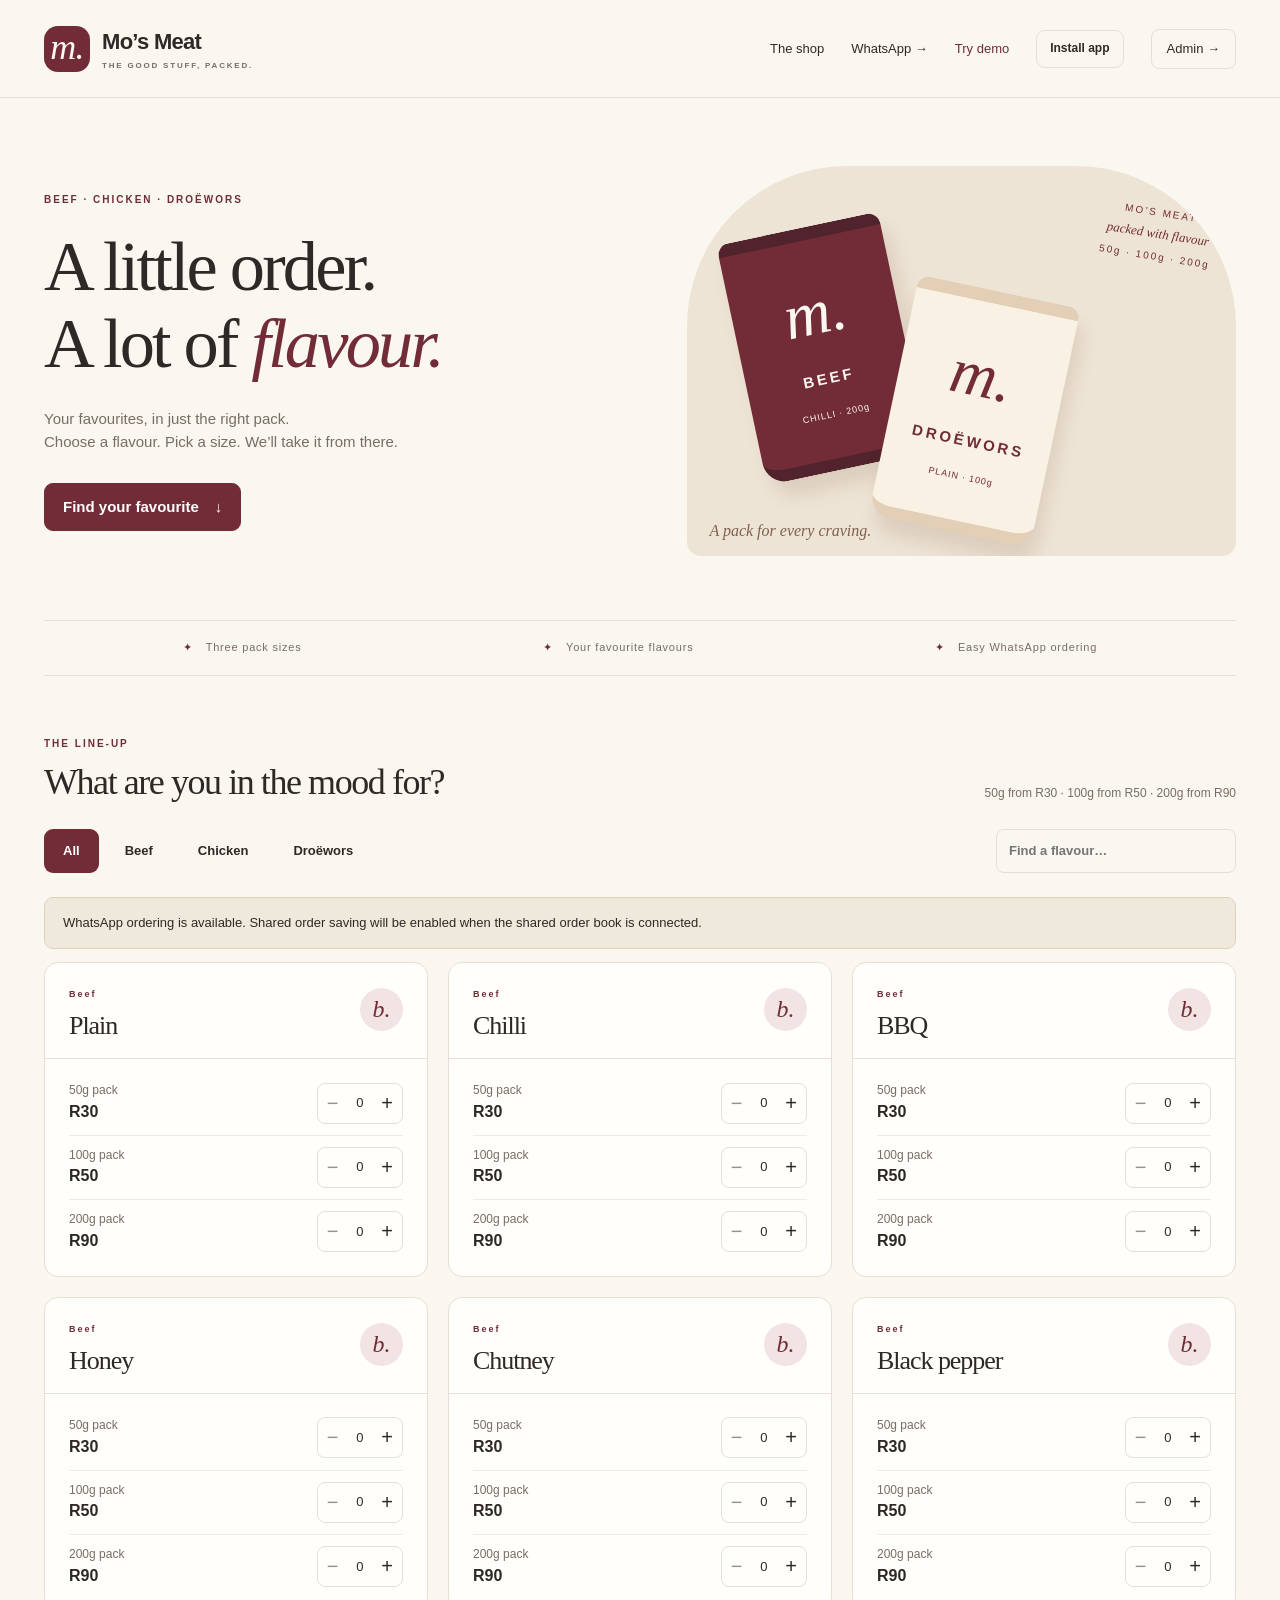
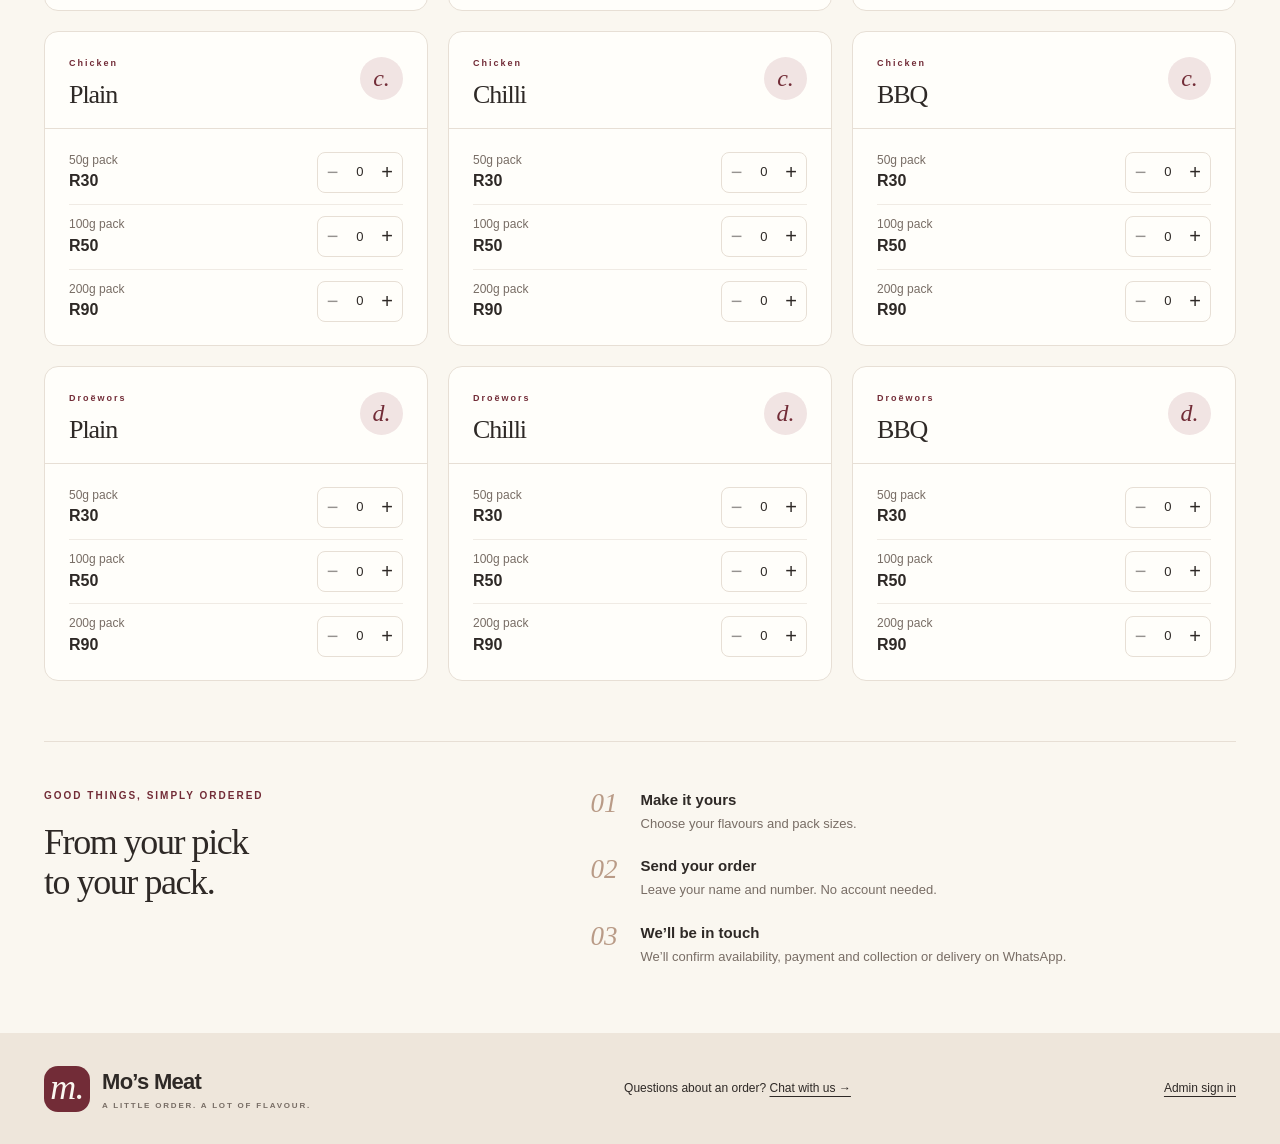
<file: index.html>
<!doctype html>
<html lang="en">
<head>
<meta charset="utf-8"><meta name="viewport" content="width=device-width, initial-scale=1, viewport-fit=cover">
<meta name="theme-color" content="#722c37"><link rel="manifest" href="./manifest.webmanifest"><link rel="apple-touch-icon" href="./icons/apple-touch-icon.png"><meta name="apple-mobile-web-app-capable" content="yes"><meta name="apple-mobile-web-app-status-bar-style" content="default"><meta name="apple-mobile-web-app-title" content="Mo’s Meat"><meta name="description" content="Order your favourite beef, chicken and droëwors from Mo’s Meat. Choose your flavour and pack size, then order online or on WhatsApp.">
<title>Mo’s Meat · A little order. A lot of flavour.</title>
<link rel="icon" href="./mark.svg" type="image/svg+xml"><link rel="stylesheet" href="./styles.css">
<script src="./config.js" defer></script><script src="./app.js" defer></script>
</head>
<body>
<a class="skip" href="#main">Skip to content</a>
<header class="site-header"><a class="brand" href="#shop" aria-label="Mo’s Meat home"><span class="brand-mark">m.</span><span>Mo’s Meat<small>THE GOOD STUFF, PACKED.</small></span></a><nav aria-label="Main navigation"><a href="#shop" class="shop-link">The shop</a><a id="contactLink" href="https://wa.me/27827702275" target="_blank" rel="noopener">WhatsApp →</a><a href="#demo" class="demo-link">Try demo</a><button id="installApp" class="install-button" type="button">Install app</button><a class="admin-link" href="#admin">Admin <span aria-hidden="true">→</span></a></nav></header>
<div id="demoBanner" class="demo-banner" hidden><div><strong>TEST MODE · Test Customer</strong><span>Sample orders stay on this device. No real orders, messages or analytics.</span></div><div class="actions"><a class="button" href="#demo">Customer view</a><a class="button" href="#demo-admin">Test order book</a><button id="resetDemo">Reset demo</button><a class="button" href="#shop" data-exit-demo>Exit demo</a></div></div><main id="main">
<section id="shopView">
<div class="hero"><div><div class="eyebrow">BEEF · CHICKEN · DROËWORS</div><h1>A little order.<br>A lot of <em>flavour.</em></h1><p>Your favourites, in just the right pack.<br>Choose a flavour. Pick a size. We’ll take it from there.</p><a class="button primary" href="#products">Find your favourite <span>↓</span></a></div><div class="hero-art" aria-hidden="true"><div class="stamp">MO’S MEAT<br><i>packed with flavour</i><br>50g · 100g · 200g</div><div class="packet p1"><span>m.</span><b>BEEF</b><small>CHILLI · 200g</small></div><div class="packet p2"><span>m.</span><b>DROËWORS</b><small>PLAIN · 100g</small></div><div class="art-note">A pack for every craving.</div></div></div>
<div class="benefit-strip"><span>Three pack sizes</span><span>Your favourite flavours</span><span>Easy WhatsApp ordering</span></div>
<section id="products" class="catalogue"><div class="section-title"><div><div class="eyebrow">THE LINE-UP</div><h2>What are you in the mood for?</h2></div><p id="shopPriceSummary">50g from R30 · 100g from R50 · 200g from R90</p></div><div class="catalogue-tools"><div id="categoryFilters" class="tabs" aria-label="Filter products"></div><label class="search"><span class="sr-only">Search products and flavours</span><input id="productSearch" type="search" placeholder="Find a flavour…" maxlength="100"></label></div><p id="shopStatus" class="notice" role="status" hidden></p><div id="productGrid" class="product-grid"></div></section>
<section class="how"><div><div class="eyebrow">GOOD THINGS, SIMPLY ORDERED</div><h2>From your pick<br>to your pack.</h2></div><ol><li><b>01</b><div><strong>Make it yours</strong><p>Choose your flavours and pack sizes.</p></div></li><li><b>02</b><div><strong>Send your order</strong><p>Leave your name and number. No account needed.</p></div></li><li><b>03</b><div><strong>We’ll be in touch</strong><p>We’ll confirm availability, payment and collection or delivery on WhatsApp.</p></div></li></ol></section>
</section>
<section id="adminView" class="admin-view" hidden>
<div id="loginPanel" class="login-panel"><div class="eyebrow">THE BUSINESS SIDE</div><h1>Your order book.</h1><p>Sign in to manage products, prices, orders and packing.</p><div id="connectionNotice" class="notice" hidden></div><form id="loginForm"><label>Email<input id="loginEmail" type="email" required autocomplete="username" maxlength="254"></label><label>Password<input id="loginPassword" type="password" required autocomplete="current-password"></label><button class="button primary" type="submit">Sign in →</button><p id="loginError" class="error" role="alert"></p></form><p class="muted">Your admin account is created during setup. Customers can order without signing in.</p><a class="button" href="#demo-admin">Try the test order book →</a><p><a href="./setup.html">First-time setup & hosting instructions →</a></p></div>
<div id="adminDashboard" hidden><div class="admin-heading"><div><div class="eyebrow">MO’S MEAT · ORDER BOOK</div><h1>Everything in good order.</h1><p id="syncStatus" class="muted" role="status">Loading shared order book…</p></div><div class="actions"><button id="enableNotifications">Enable order alerts</button><button id="refreshAdmin">↻ Refresh</button><button id="logout">Sign out</button></div></div><nav id="adminTabs" class="tabs admin-tabs" aria-label="Order book sections"><button data-tab="orders" class="active">Orders</button><button data-tab="packing">Packing</button><button data-tab="customers">Customers</button><button data-tab="analytics">Analytics</button><button data-tab="products">Products & prices</button><button data-tab="backup">Backup</button><button data-tab="notifications">Order alerts</button></nav>
<div id="adminError" class="notice error" hidden role="alert"></div>
<div class="admin-controls"><label>Month<input id="adminMonth" type="month"></label><label class="check"><input id="allMonths" type="checkbox"> All months</label><label class="search"><span class="sr-only">Search orders</span><input id="orderSearch" type="search" placeholder="Customer, phone or reference…"></label><select id="paymentFilter" aria-label="Payment filter"><option value="all">All payments</option><option value="due">Outstanding</option><option value="paid">Paid</option></select><button id="newOrder" class="primary">＋ New order</button></div>
<div id="metrics" class="metrics"></div><div id="adminContent"></div></div>
</section>
</main>
<footer><a class="brand" href="#shop"><span class="brand-mark">m.</span><span>Mo’s Meat<small>A LITTLE ORDER. A LOT OF FLAVOUR.</small></span></a><p>Questions about an order? <a href="https://wa.me/27827702275" target="_blank" rel="noopener">Chat with us →</a></p><a href="#admin">Admin sign in</a></footer>
<button id="cartBar" class="cart-bar" hidden><span><b id="cartCount">0 packs</b><small>Review your order</small></span><strong id="cartValue">R0 <span>→</span></strong></button>
<dialog id="cartDialog" aria-labelledby="cartTitle"><div class="dialog-head"><div><div class="eyebrow">YOUR PICKS</div><h2 id="cartTitle">A bag of good things.</h2></div><button data-close="cartDialog" class="close" aria-label="Close basket">×</button></div><div class="dialog-body"><div id="cartLines"></div><div class="cart-total"><span>Order total</span><strong id="checkoutTotal"></strong></div><p class="muted">Payment and collection or delivery are confirmed on WhatsApp. No online payment is taken here.</p><form id="checkoutForm"><label>Your name<input id="checkoutName" required maxlength="80" autocomplete="name"></label><label>WhatsApp number<input id="checkoutPhone" type="tel" inputmode="tel" required maxlength="25" autocomplete="tel" placeholder="e.g. 082 123 4567"></label><label>Notes (optional)<textarea id="checkoutNotes" maxlength="1000" rows="2" placeholder="Collection or delivery preferences…"></textarea></label><div class="honeypot" aria-hidden="true"><label>Leave empty<input id="website" tabindex="-1" autocomplete="off"></label></div><p id="checkoutError" class="error" role="alert"></p><button id="checkoutSubmit" type="submit" class="button primary full">Place order →</button><p id="checkoutMode" class="muted"></p></form></div></dialog>
<dialog id="successDialog" aria-labelledby="successTitle"><div class="dialog-head"><h2 id="successTitle">Your order is in.</h2><button data-close="successDialog" class="close" aria-label="Close confirmation">×</button></div><div class="dialog-body"><div class="success-mark">✓</div><p id="successMessage"></p><a id="whatsappOrder" class="button primary full" target="_blank" rel="noopener">Continue on WhatsApp →</a><p class="muted" id="successHelp"></p><button data-close="successDialog" class="full">Back to the shop</button></div></dialog>
<dialog id="productDialog" aria-labelledby="productTitle"><form id="productForm"><div class="dialog-head"><h2 id="productTitle">New product</h2><button type="button" data-close="productDialog" class="close" aria-label="Close product">×</button></div><div class="dialog-body"><input id="productId" type="hidden"><div class="field-row"><label>Product / category<input id="productCategory" required maxlength="40" placeholder="e.g. Beef"></label><label>Flavour<input id="productName" required maxlength="60" placeholder="e.g. Chilli"></label></div><label>Description (optional)<textarea id="productDescription" maxlength="200" rows="2"></textarea></label><p>Set the selling price per pack in Rand. Leave a size blank to make it unavailable.</p><div class="price-fields"><label>50g (R)<input id="productPrice50" type="number" inputmode="decimal" min="0.01" max="100000" step="0.01" placeholder="30"></label><label>100g (R)<input id="productPrice100" type="number" inputmode="decimal" min="0.01" max="100000" step="0.01" placeholder="50"></label><label>200g (R)<input id="productPrice200" type="number" inputmode="decimal" min="0.01" max="100000" step="0.01" placeholder="90"></label></div><label class="check"><input id="productActive" type="checkbox" checked> Available in the customer shop</label><p id="productError" role="alert" class="error"></p><button class="primary full" type="submit">Save product</button></div></form></dialog>
<dialog id="orderDialog" aria-labelledby="orderTitle"><form id="orderForm"><div class="dialog-head"><h2 id="orderTitle">New order</h2><button type="button" data-close="orderDialog" class="close" aria-label="Close order">×</button></div><div class="dialog-body"><input id="editOrderId" type="hidden"><div class="field-row"><label>Customer<input id="editCustomer" required maxlength="80" list="customerNames"></label><label>Phone (optional)<input id="editPhone" type="tel" maxlength="25"></label></div><datalist id="customerNames"></datalist><div class="field-row"><label>Order date<input id="editDate" type="date" required min="1900-01-01" max="9999-12-31"></label><label class="check"><input id="editPaid" type="checkbox"> Paid</label></div><label class="check"><input id="editFulfilled" type="checkbox"> Packed / fulfilled</label><div id="editLines"></div><div class="add-line"><select id="addLineProduct" aria-label="Product to add"></select><select id="addLineSize" aria-label="Pack size to add"></select><button id="addOrderLine" type="button">＋ Add line</button></div><p class="muted">Saved lines retain their original prices. New lines use current catalogue prices.</p><div class="cart-total"><span>Total</span><strong id="editTotal"></strong></div><label>Notes<textarea id="editNotes" maxlength="5000" rows="2"></textarea></label><p id="orderError" class="error" role="alert"></p><button type="submit" class="primary full">Save order</button></div></form></dialog>
<dialog id="confirmDialog" aria-labelledby="confirmTitle"><div class="dialog-head"><h2 id="confirmTitle">Confirm</h2><button data-close="confirmDialog" class="close" aria-label="Cancel">×</button></div><div class="dialog-body"><p id="confirmMessage"></p><div class="actions"><button id="confirmYes" class="primary">Confirm</button><button data-close="confirmDialog">Cancel</button></div></div></dialog>
<dialog id="installDialog" aria-labelledby="installTitle"><div class="dialog-head"><h2 id="installTitle">Mo’s Meat, on your home screen.</h2><button data-close="installDialog" class="close" aria-label="Close install instructions">×</button></div><div class="dialog-body"><p id="installMessage"></p><p>The installed app uses the same website, catalogue and order book. You can browse the saved app screen offline; live prices and orders need an internet connection.</p><button data-close="installDialog" class="primary full">Got it</button></div></dialog><input type="file" id="backupFile" accept=".json,application/json" hidden><div id="toast" role="status" hidden></div>
<noscript><p class="notice">Please enable JavaScript to browse products and use the order book.</p></noscript>
</body></html>
</file>
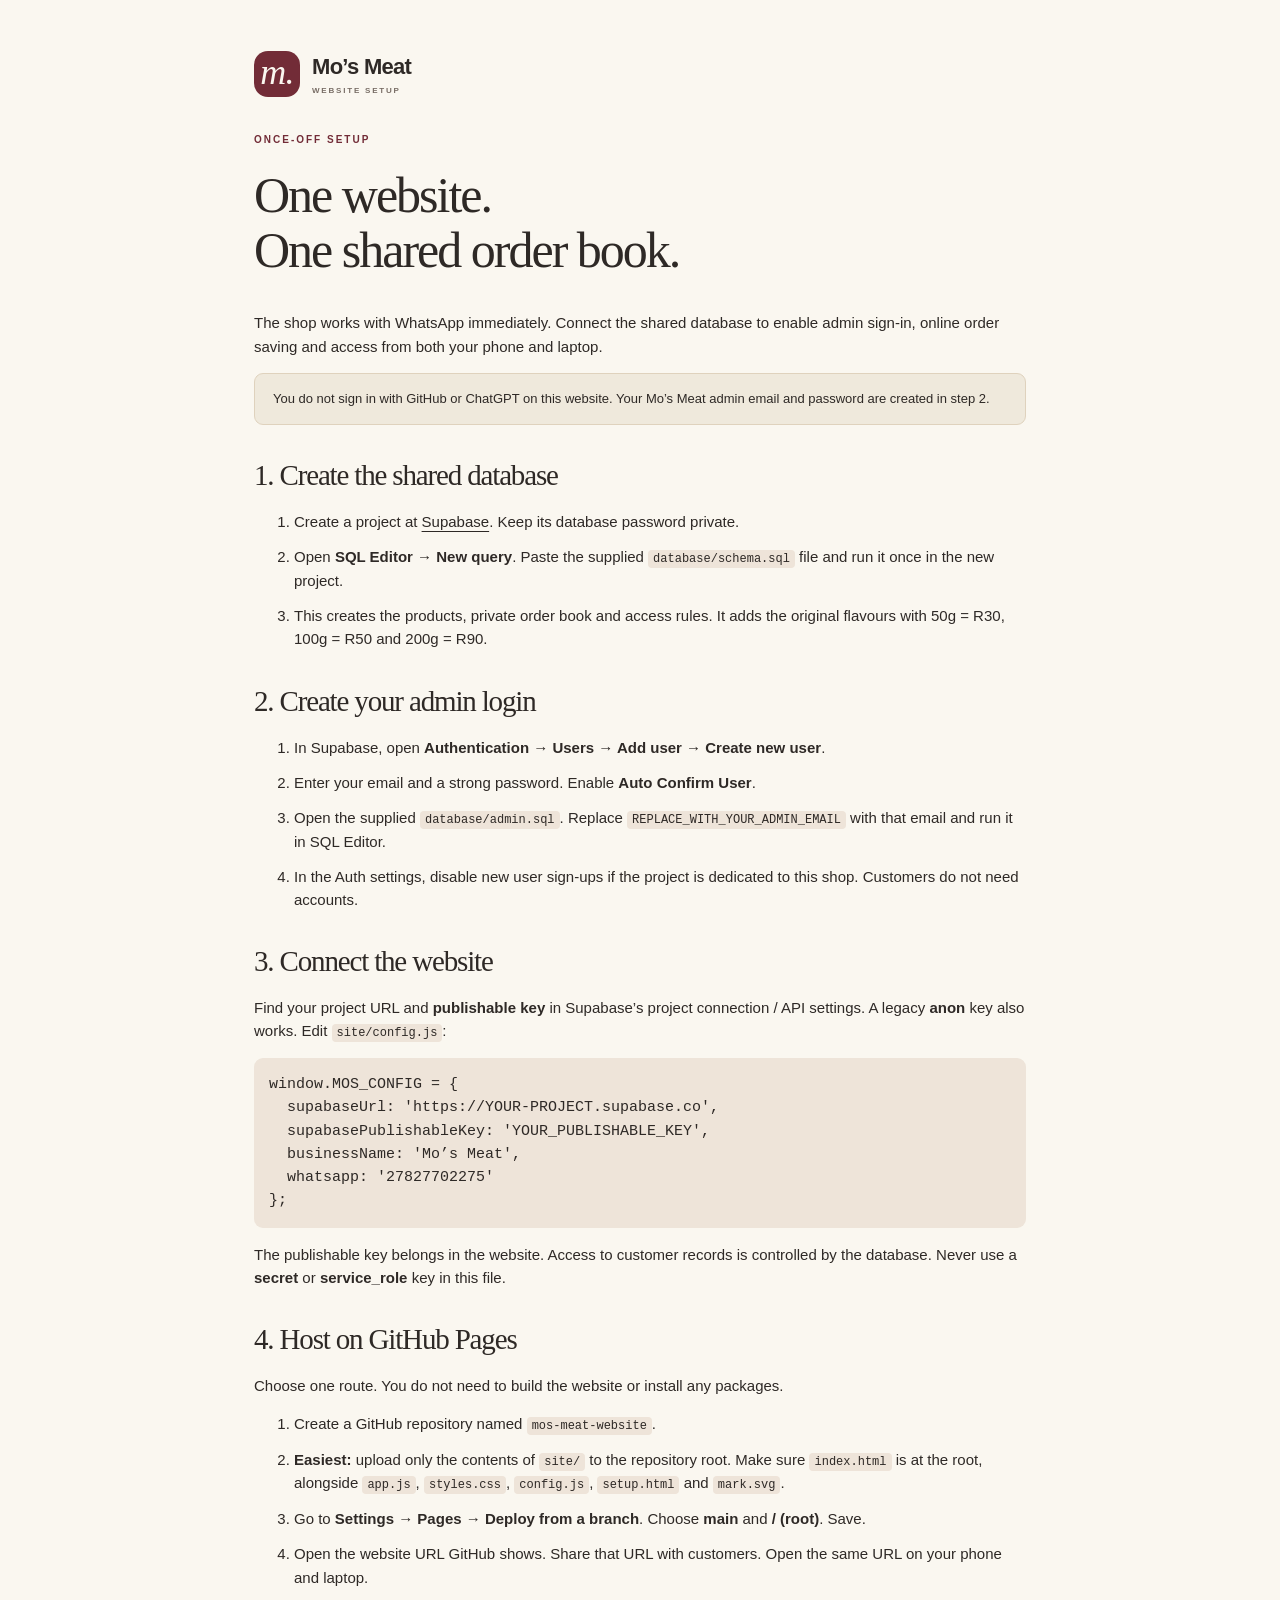
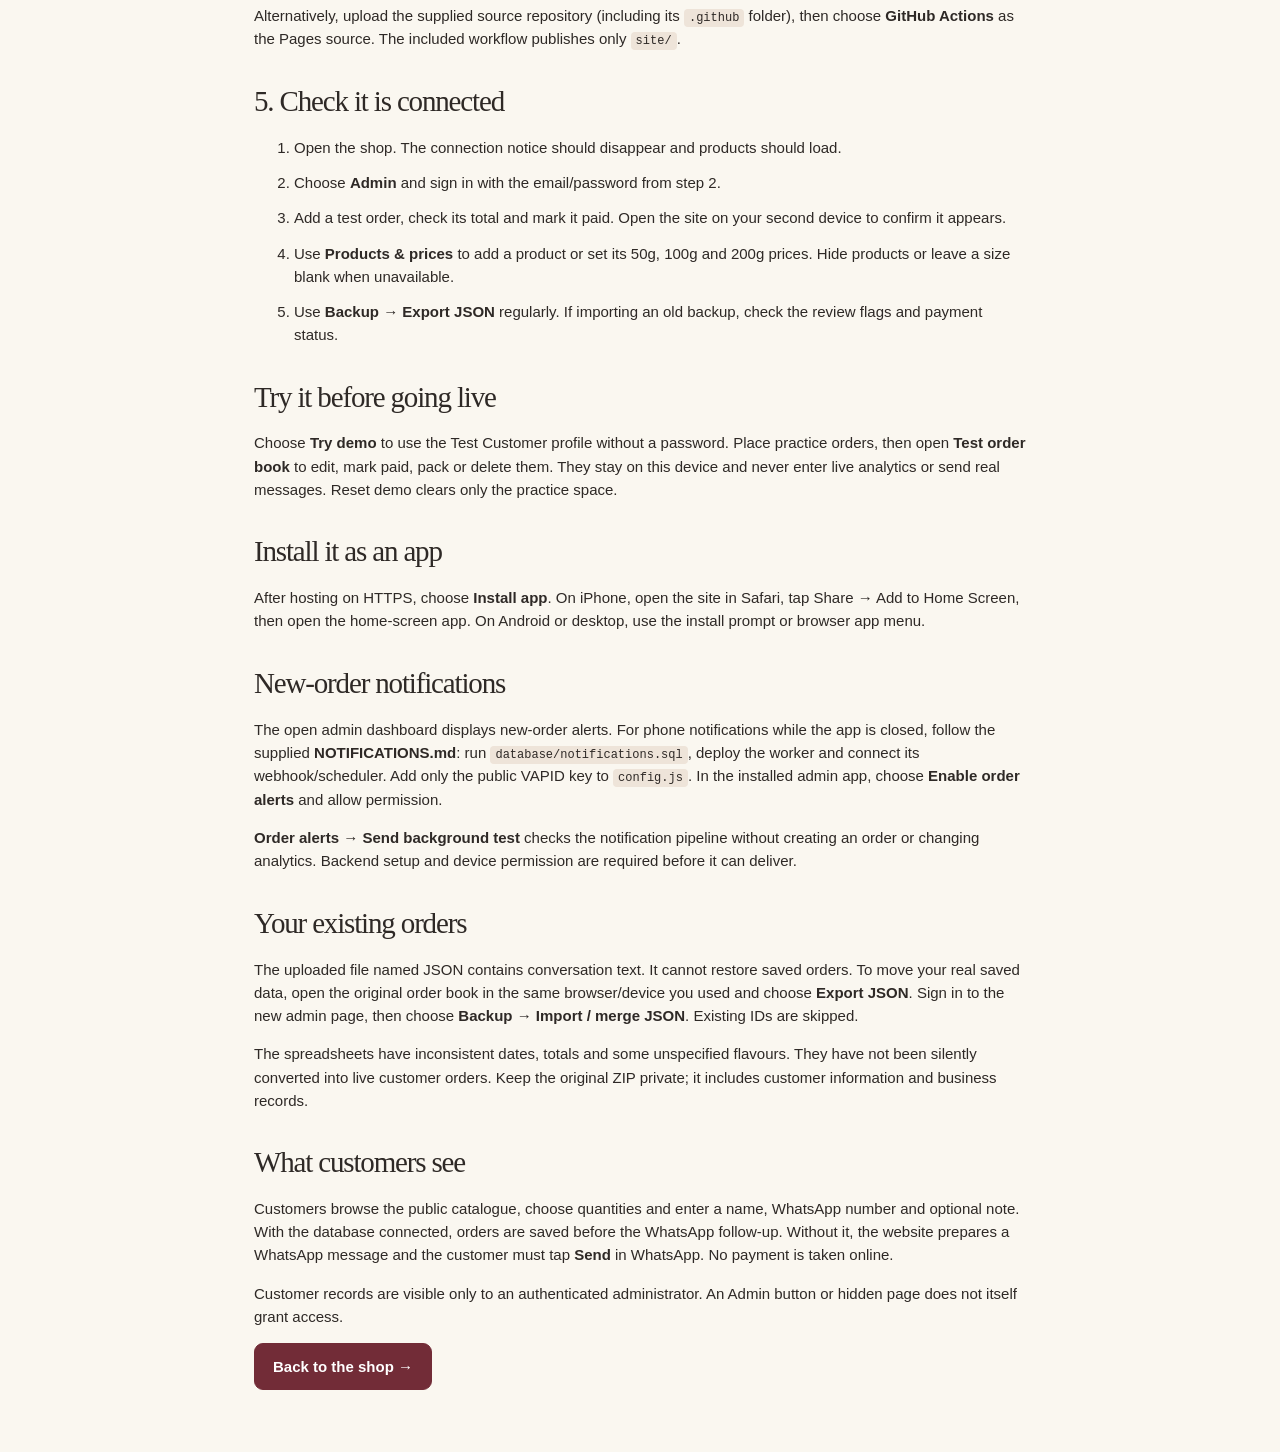
<file: setup.html>
<!doctype html><html lang="en"><head><meta charset="utf-8"><meta name="viewport" content="width=device-width,initial-scale=1"><title>Set up Mo’s Meat</title><link rel="stylesheet" href="./styles.css"><link rel="icon" href="./mark.svg"></head><body><main class="setup"><a class="brand" href="./index.html"><span class="brand-mark">m.</span><span>Mo’s Meat<small>WEBSITE SETUP</small></span></a><div style="height:35px"></div><div class="eyebrow">ONCE-OFF SETUP</div><h1>One website.<br>One shared order book.</h1><p>The shop works with WhatsApp immediately. Connect the shared database to enable admin sign-in, online order saving and access from both your phone and laptop.</p><div class="notice">You do not sign in with GitHub or ChatGPT on this website. Your Mo’s Meat admin email and password are created in step 2.</div><h2>1. Create the shared database</h2><ol><li>Create a project at <a href="https://supabase.com/dashboard" target="_blank" rel="noopener">Supabase</a>. Keep its database password private.</li><li>Open <b>SQL Editor → New query</b>. Paste the supplied <code>database/schema.sql</code> file and run it once in the new project.</li><li>This creates the products, private order book and access rules. It adds the original flavours with 50g = R30, 100g = R50 and 200g = R90.</li></ol><h2>2. Create your admin login</h2><ol><li>In Supabase, open <b>Authentication → Users → Add user → Create new user</b>.</li><li>Enter your email and a strong password. Enable <b>Auto Confirm User</b>.</li><li>Open the supplied <code>database/admin.sql</code>. Replace <code>REPLACE_WITH_YOUR_ADMIN_EMAIL</code> with that email and run it in SQL Editor.</li><li>In the Auth settings, disable new user sign-ups if the project is dedicated to this shop. Customers do not need accounts.</li></ol><h2>3. Connect the website</h2><p>Find your project URL and <b>publishable key</b> in Supabase’s project connection / API settings. A legacy <b>anon</b> key also works. Edit <code>site/config.js</code>:</p><pre>window.MOS_CONFIG = {
  supabaseUrl: 'https://YOUR-PROJECT.supabase.co',
  supabasePublishableKey: 'YOUR_PUBLISHABLE_KEY',
  businessName: 'Mo’s Meat',
  whatsapp: '27827702275'
};</pre><p>The publishable key belongs in the website. Access to customer records is controlled by the database. Never use a <b>secret</b> or <b>service_role</b> key in this file.</p><h2>4. Host on GitHub Pages</h2><p>Choose one route. You do not need to build the website or install any packages.</p><ol><li>Create a GitHub repository named <code>mos-meat-website</code>.</li><li><b>Easiest:</b> upload only the contents of <code>site/</code> to the repository root. Make sure <code>index.html</code> is at the root, alongside <code>app.js</code>, <code>styles.css</code>, <code>config.js</code>, <code>setup.html</code> and <code>mark.svg</code>.</li><li>Go to <b>Settings → Pages → Deploy from a branch</b>. Choose <b>main</b> and <b>/ (root)</b>. Save.</li><li>Open the website URL GitHub shows. Share that URL with customers. Open the same URL on your phone and laptop.</li></ol><p>Alternatively, upload the supplied source repository (including its <code>.github</code> folder), then choose <b>GitHub Actions</b> as the Pages source. The included workflow publishes only <code>site/</code>.</p><h2>5. Check it is connected</h2><ol><li>Open the shop. The connection notice should disappear and products should load.</li><li>Choose <b>Admin</b> and sign in with the email/password from step 2.</li><li>Add a test order, check its total and mark it paid. Open the site on your second device to confirm it appears.</li><li>Use <b>Products & prices</b> to add a product or set its 50g, 100g and 200g prices. Hide products or leave a size blank when unavailable.</li><li>Use <b>Backup → Export JSON</b> regularly. If importing an old backup, check the review flags and payment status.</li></ol><h2>Try it before going live</h2><p>Choose <b>Try demo</b> to use the Test Customer profile without a password. Place practice orders, then open <b>Test order book</b> to edit, mark paid, pack or delete them. They stay on this device and never enter live analytics or send real messages. Reset demo clears only the practice space.</p><h2>Install it as an app</h2><p>After hosting on HTTPS, choose <b>Install app</b>. On iPhone, open the site in Safari, tap Share → Add to Home Screen, then open the home-screen app. On Android or desktop, use the install prompt or browser app menu.</p><h2>New-order notifications</h2><p>The open admin dashboard displays new-order alerts. For phone notifications while the app is closed, follow the supplied <b>NOTIFICATIONS.md</b>: run <code>database/notifications.sql</code>, deploy the worker and connect its webhook/scheduler. Add only the public VAPID key to <code>config.js</code>. In the installed admin app, choose <b>Enable order alerts</b> and allow permission.</p><p><b>Order alerts → Send background test</b> checks the notification pipeline without creating an order or changing analytics. Backend setup and device permission are required before it can deliver.</p><h2>Your existing orders</h2><p>The uploaded file named JSON contains conversation text. It cannot restore saved orders. To move your real saved data, open the original order book in the same browser/device you used and choose <b>Export JSON</b>. Sign in to the new admin page, then choose <b>Backup → Import / merge JSON</b>. Existing IDs are skipped.</p><p>The spreadsheets have inconsistent dates, totals and some unspecified flavours. They have not been silently converted into live customer orders. Keep the original ZIP private; it includes customer information and business records.</p><h2>What customers see</h2><p>Customers browse the public catalogue, choose quantities and enter a name, WhatsApp number and optional note. With the database connected, orders are saved before the WhatsApp follow-up. Without it, the website prepares a WhatsApp message and the customer must tap <b>Send</b> in WhatsApp. No payment is taken online.</p><p>Customer records are visible only to an authenticated administrator. An Admin button or hidden page does not itself grant access.</p><p><a class="button primary" href="./index.html">Back to the shop →</a></p></main></body></html>
</file>
<file: styles.css>
:root{--cream:#faf7f0;--paper:#fffefa;--ink:#2e2926;--muted:#786d65;--wine:#722c37;--wine-light:#f1e4e3;--line:#e7dfd5;--green:#38634b;--serif:Georgia,'Times New Roman',serif}*{box-sizing:border-box}html{scroll-behavior:smooth;scroll-padding-top:30px}body{margin:0;background:var(--cream);color:var(--ink);font:15px/1.55 -apple-system,BlinkMacSystemFont,'Segoe UI',sans-serif}button,input,select,textarea{font:inherit}a{color:inherit;text-underline-offset:4px}button,.button{border:1px solid var(--line);background:var(--paper);color:var(--ink);padding:11px 18px;border-radius:9px;min-height:44px;font-weight:600;cursor:pointer;text-decoration:none;display:inline-flex;align-items:center;justify-content:center;gap:16px}button:hover,.button:hover{filter:brightness(.96)}button:disabled{opacity:.5;cursor:wait}.primary{background:var(--wine);color:white;border-color:var(--wine)}input,select,textarea{width:100%;padding:11px 12px;border:1px solid var(--line);background:var(--paper);color:var(--ink);border-radius:8px;min-height:44px}textarea{resize:vertical}input[type=checkbox]{width:19px;min-height:19px;accent-color:var(--wine)}input:focus,select:focus,textarea:focus,button:focus-visible,a:focus-visible{outline:3px solid #c78e83;outline-offset:3px}label{display:grid;gap:6px;font-size:13px;font-weight:600;margin-bottom:16px}h1,h2,h3,p{margin-top:0}h1,h2,h3{font-family:var(--serif);font-weight:400;line-height:1.1;letter-spacing:-.04em}h1{font-size:clamp(42px,5.5vw,76px)}h2{font-size:36px;margin-bottom:18px}h3{font-size:26px}.eyebrow{font-size:10px;font-weight:750;letter-spacing:2px;color:var(--wine);margin-bottom:20px}.muted,small{color:var(--muted)}small{font-size:12px}strong{font-weight:650}.site-header{max-width:1280px;margin:auto;padding:25px 44px;display:flex;align-items:center;justify-content:space-between;border-bottom:1px solid var(--line)}.brand{display:flex;align-items:center;gap:12px;text-decoration:none;font-size:22px;font-weight:650;letter-spacing:-.7px}.brand-mark{height:46px;width:46px;border-radius:14px;background:var(--wine);color:var(--cream);font:italic 36px var(--serif);display:grid;place-items:center;padding-bottom:6px}.brand small{display:block;font-size:8px;font-weight:600;letter-spacing:1.8px;margin-top:1px}.site-header nav{display:flex;gap:27px;align-items:center;font-size:13px}.site-header nav a{text-decoration:none}.admin-link{border:1px solid var(--line);padding:9px 15px;border-radius:8px}main{max-width:1192px;margin:auto}.hero{display:grid;grid-template-columns:1.1fr 1fr;align-items:center;gap:40px;padding:68px 0 64px}.hero h1{margin-bottom:24px}.hero h1 em{color:var(--wine);font-weight:400}.hero p{color:var(--muted);margin-bottom:30px}.hero-art{height:390px;background:#eee4d5;border-radius:160px 160px 14px 14px;position:relative;overflow:hidden}.stamp{position:absolute;right:22px;top:37px;color:var(--wine);font-size:10px;letter-spacing:2px;text-align:center;transform:rotate(9deg);line-height:1.9}.stamp i{font-family:var(--serif);font-size:13px;letter-spacing:0}.packet{position:absolute;width:165px;height:245px;border-radius:12px 12px 22px 22px;box-shadow:7px 16px 18px #5e3b2920;display:flex;align-items:center;flex-direction:column;justify-content:center;border-top:13px solid #51232c;border-bottom:12px solid #51232c;gap:18px}.packet span{font:italic 64px var(--serif)}.packet b{font-size:15px;letter-spacing:3px}.packet small{font-size:9px;letter-spacing:1px;color:inherit}.p1{background:var(--wine);color:var(--cream);left:53px;top:60px;transform:rotate(-12deg)}.p2{background:#f8f1e4;color:var(--wine);border-color:#e2cfb5;left:205px;top:123px;transform:rotate(12deg)}.art-note{position:absolute;bottom:16px;left:22px;font:italic 16px var(--serif);color:#7d604d}.benefit-strip{display:flex;justify-content:space-around;padding:18px;border-block:1px solid var(--line);font-size:11px;color:var(--muted);letter-spacing:.8px}.benefit-strip span:before{content:'✦';color:var(--wine);margin-right:13px}.catalogue{padding:60px 0}.section-title{display:flex;align-items:end;justify-content:space-between;gap:20px;margin-bottom:26px}.section-title h2{margin:0}.section-title .eyebrow{margin-bottom:12px}.section-title p{font-size:12px;color:var(--muted);margin:0}.catalogue-tools{display:flex;justify-content:space-between;gap:20px;margin-bottom:24px;align-items:center}.tabs{display:flex;gap:7px;flex-wrap:wrap}.tabs button{background:transparent;border-color:transparent;font-size:13px;padding:9px 18px}.tabs button.active{background:var(--wine);color:white}.search{margin:0;width:240px}.search input{background:transparent}.product-grid{display:grid;grid-template-columns:repeat(3,minmax(0,1fr));gap:20px}.product-card{background:var(--paper);border:1px solid var(--line);border-radius:14px;overflow:hidden}.product-top{padding:25px 24px 18px;border-bottom:1px solid var(--line);display:flex;gap:14px;justify-content:space-between;align-items:start}.product-top .eyebrow{font-size:9px;margin-bottom:10px}.product-top h3{margin:0}.product-top p{font-size:12px;margin:10px 0 0;color:var(--muted)}.flavour-icon{width:43px;height:43px;display:grid;place-items:center;background:var(--wine-light);color:var(--wine);border-radius:50%;font:italic 24px var(--serif);flex-shrink:0}.pack-rows{padding:12px 24px}.pack-row{display:flex;align-items:center;justify-content:space-between;gap:10px;padding:10px 0;border-bottom:1px solid #f0ebe4}.pack-row:last-child{border:0}.pack-row .pack-size{font-size:12px;color:var(--muted);display:block}.pack-row strong{font-size:16px}.stepper{display:flex;align-items:center;border:1px solid var(--line);border-radius:8px;overflow:hidden}.stepper button{border:0;border-radius:0;padding:4px 9px;min-height:34px;font-size:20px;font-weight:400;background:transparent}.stepper span{font-size:13px;min-width:25px;text-align:center}.how{padding:46px 0 66px;border-top:1px solid var(--line);display:grid;grid-template-columns:1fr 1.3fr;gap:50px}.how ol{list-style:none;padding:0;margin:0;display:grid;gap:20px}.how li{display:flex;gap:23px}.how li>b{font:italic 27px var(--serif);color:#b99b87}.how li p{font-size:13px;color:var(--muted);margin:3px 0 0}footer{background:#eee6db;padding:32px max(24px,calc((100vw - 1192px)/2));display:flex;justify-content:space-between;align-items:center;gap:25px;font-size:12px}footer p{margin:0}.cart-bar{position:fixed;bottom:22px;left:50%;transform:translateX(-50%);z-index:8;background:var(--wine);color:white;width:min(550px,calc(100% - 32px));justify-content:space-between;border:0;padding:16px 23px;border-radius:12px;box-shadow:0 7px 30px #2e172a30}.cart-bar span{text-align:left}.cart-bar small{display:block;color:#edcdd2;font-size:11px;font-weight:400}.cart-bar strong{font-size:22px}.cart-bar strong span{margin-left:16px}.full{width:100%}.notice{padding:15px 18px;background:#efe9dc;border:1px solid #dfd2bd;border-radius:9px;font-size:13px}.error{color:#a32631}.success-mark{width:60px;height:60px;border-radius:50%;background:#e5eee5;color:var(--green);display:grid;place-items:center;font-size:30px;margin-bottom:20px}.admin-view{padding:50px 0 70px;min-height:70vh}.login-panel{max-width:440px;margin:25px auto}.login-panel h1{font-size:49px}.login-panel>p{color:var(--muted)}.login-panel form{margin-top:26px}.login-panel .button{width:100%}.login-panel>a{font-size:13px}.admin-heading{display:flex;align-items:center;justify-content:space-between;gap:20px;margin-bottom:30px}.admin-heading h1{font-size:43px;margin-bottom:10px}.admin-heading .eyebrow{margin-bottom:12px}.admin-heading p{font-size:12px;margin:0}.actions{display:flex;gap:8px;flex-wrap:wrap}.admin-tabs{padding-bottom:20px;border-bottom:1px solid var(--line);margin-bottom:24px}.admin-controls{display:flex;gap:13px;align-items:end;margin-bottom:24px;flex-wrap:wrap}.admin-controls label{margin:0}.admin-controls .search{flex:1;min-width:180px}.admin-controls select{width:auto}.check{display:flex;align-items:center;gap:8px;min-height:44px;font-weight:400}.metrics{display:grid;grid-template-columns:repeat(4,1fr);gap:14px;margin-bottom:24px}.metric{border:1px solid var(--line);background:var(--paper);padding:19px;border-radius:11px}.metric small{display:block}.metric strong{display:block;font-family:var(--serif);font-size:31px;font-weight:400;margin:8px 0}.panel{background:var(--paper);border:1px solid var(--line);border-radius:12px;padding:24px;margin-bottom:20px}.panel h2{font-size:28px}.panel-head{display:flex;align-items:center;justify-content:space-between;gap:15px;margin-bottom:20px}.panel-head h2{margin:0}.table-scroll{overflow-x:auto}table{border-collapse:collapse;width:100%;font-size:13px;text-align:left}th{font-size:10px;text-transform:uppercase;letter-spacing:1px;color:var(--muted);font-weight:650}td,th{padding:13px 11px;border-bottom:1px solid var(--line);white-space:nowrap}td:first-child,th:first-child{padding-left:0}.table-button{padding:0;border:0;min-height:38px;background:transparent;text-align:left;color:var(--wine)}.badge{display:inline-block;border-radius:20px;padding:4px 9px;background:#f4e5da;color:#8e562b;font-size:11px}.badge.paid{background:#e7eee5;color:var(--green)}.badge.review{background:#f8ecd1;color:#7b5b21}.subtext{display:block;font-size:11px;color:var(--muted)}.table-actions{display:flex;gap:7px}.table-actions button{font-size:12px;padding:7px 10px;min-height:36px}.empty{padding:35px 15px;text-align:center;color:var(--muted)}.bar-row{display:grid;grid-template-columns:150px 1fr 70px;gap:15px;align-items:center;font-size:12px;margin-bottom:15px}.bar-track{background:#eee7dd;border-radius:5px;height:10px}.bar-fill{height:10px;background:var(--wine);border-radius:5px}.analytics-grid{display:grid;grid-template-columns:1fr 1fr;gap:20px}.field-row{display:grid;grid-template-columns:1fr 1fr;gap:14px}.price-fields{display:grid;grid-template-columns:repeat(3,1fr);gap:12px}.cart-total{display:flex;justify-content:space-between;align-items:center;border-top:1px solid var(--line);padding:19px 0;font-size:14px}.cart-total strong{font:32px var(--serif)}.cart-line{display:flex;justify-content:space-between;align-items:center;gap:15px;border-bottom:1px solid var(--line);padding:16px 0}.cart-line small{display:block}.cart-line-right{display:flex;gap:13px;align-items:center}.edit-line{display:grid;grid-template-columns:1fr 80px 35px;gap:10px;align-items:center;padding:12px 0;border-bottom:1px solid var(--line);font-size:13px}.edit-line small{display:block}.edit-line button{padding:0;border:0;min-height:35px;color:#9b2933}.add-line{display:grid;grid-template-columns:1fr 80px auto;gap:8px;margin-top:17px}.add-line+ p{font-size:11px;margin-top:10px}dialog{border:0;border-radius:17px;box-shadow:0 30px 100px #24141044;width:min(620px,calc(100% - 28px));padding:0;background:var(--cream);color:var(--ink);max-height:90dvh}dialog::backdrop{background:#27201e80;backdrop-filter:blur(3px)}.dialog-head{display:flex;justify-content:space-between;align-items:center;padding:26px 26px 15px;gap:20px}.dialog-head h2{font-size:31px;margin:0}.dialog-head .eyebrow{margin-bottom:9px}.close{border:0;background:transparent;font-size:28px;font-weight:400;padding:0;min-width:40px}.dialog-body{padding:0 26px 26px}.dialog-body form{margin-top:24px}.dialog-body>p{font-size:13px}.honeypot{position:absolute;left:-9999px}#toast{position:fixed;bottom:105px;left:50%;transform:translateX(-50%);z-index:100;background:#302826;color:white;padding:12px 22px;border-radius:10px;max-width:90%;font-size:13px;text-align:center}.skip{position:absolute;left:-9999px}.skip:focus{left:10px;top:5px;background:white;padding:10px;z-index:100}.sr-only{position:absolute;width:1px;height:1px;padding:0;overflow:hidden;clip:rect(0,0,0,0);white-space:nowrap;border:0}[hidden]{display:none!important}body:has(.cart-bar:not([hidden])){padding-bottom:95px}.setup{max-width:820px;padding:50px 24px;margin:auto}.setup h1{font-size:50px}.setup li{margin-bottom:12px}.setup code{font-size:12px;background:#eee4d9;padding:2px 5px;border-radius:4px}.setup pre{white-space:pre-wrap;background:#eee4d9;padding:15px;border-radius:9px;overflow:auto}.setup h2{font-size:29px;margin-top:35px}
@media(min-width:1500px){main{max-width:1240px}}@media(max-width:1260px){main{margin:0 35px}.site-header{padding-inline:35px}.hero-art{height:365px}.p2{left:50%}.p1{left:10%}.section-title{align-items:start;flex-direction:column;gap:12px}}
@media(max-width:900px){.hero{gap:25px;padding:45px 0}.hero-art{height:330px}.packet{width:130px;height:210px}.p1{left:12%;top:60px}.p2{left:51%;top:95px}.packet span{font-size:50px}.packet b{font-size:12px;letter-spacing:2px}.stamp{font-size:8px;right:14px;top:20px}.product-grid{grid-template-columns:repeat(2,minmax(0,1fr))}.metrics{grid-template-columns:repeat(2,1fr)}.analytics-grid{grid-template-columns:1fr}.admin-heading{align-items:start;flex-direction:column}.how{gap:30px}.benefit-strip{font-size:10px}.benefit-strip span:before{margin-right:6px}footer{flex-wrap:wrap}.catalogue-tools{align-items:start;flex-direction:column}.catalogue-tools .search{width:100%}}
@media(max-width:600px){main{margin:0 20px}.site-header{padding:18px 20px}.brand{font-size:19px;gap:9px}.brand-mark{height:40px;width:40px;font-size:32px}.brand small{font-size:7px;letter-spacing:1px}.site-header nav{gap:12px}.shop-link,.site-header #contactLink{display:none}.admin-link{font-size:12px;padding:8px 12px}.hero{grid-template-columns:1fr;padding:35px 0;gap:32px}.hero h1{font-size:53px}.hero p{font-size:14px}.hero-art{height:250px;border-radius:120px 120px 12px 12px}.packet{width:125px;height:185px;gap:12px;border-top-width:10px;border-bottom-width:9px}.p1{left:20%;top:23px}.p2{left:51%;top:61px}.packet span{font-size:44px}.packet b{font-size:11px}.packet small{font-size:8px}.stamp{right:12px;top:14px;font-size:7px;letter-spacing:1px}.stamp i{font-size:10px}.art-note{font-size:12px;bottom:10px;left:14px}.benefit-strip{padding:13px 0;gap:12px;text-align:center;font-size:9px;letter-spacing:0}.benefit-strip span:before{display:block;margin:0;font-size:12px}.catalogue{padding:36px 0}.section-title h2{font-size:31px}.section-title p{font-size:11px}.tabs{gap:3px}.tabs button{padding:8px 13px;font-size:12px}.product-grid{grid-template-columns:1fr;gap:16px}.product-top{padding:20px}.pack-rows{padding:7px 20px}.pack-row{padding:9px 0}.how{grid-template-columns:1fr;padding:32px 0 42px;gap:15px}.how h2{font-size:32px}.how h2 br{display:none}.how ol{gap:20px}.how .eyebrow{margin-bottom:12px}footer{padding:28px 20px;gap:18px}footer .brand{width:100%}.admin-view{padding:32px 0}.login-panel{margin-top:8px}.login-panel h1{font-size:43px}.admin-heading h1{font-size:34px}.admin-controls{gap:10px}.admin-controls .search{min-width:100%;order:5}.admin-controls select{flex:1;min-width:120px}.admin-controls #newOrder{flex:1}.metrics{gap:10px}.metric{padding:15px}.metric strong{font-size:27px}.panel{padding:18px}.panel-head{align-items:start;flex-wrap:wrap}.admin-tabs{gap:4px}.admin-tabs button{padding:9px 12px}.dialog-head{padding:22px 18px 14px}.dialog-head h2{font-size:29px}.dialog-body{padding:0 18px 22px}.field-row{grid-template-columns:1fr;gap:0}.price-fields{gap:7px}.price-fields input{padding-inline:8px}.cart-line{align-items:start}.cart-line-right{flex-direction:column;gap:8px;align-items:end}.add-line{grid-template-columns:1fr 70px}.add-line button{grid-column:1/-1}.bar-row{grid-template-columns:115px 1fr 60px;gap:10px;font-size:11px}.setup h1{font-size:40px}}
@media(prefers-reduced-motion:reduce){html{scroll-behavior:auto}}
/* Installation and the isolated practice space. */
.install-button{font-size:12px;padding:8px 13px;min-height:38px;background:transparent}.demo-link{color:var(--wine)}.demo-banner{background:#e8d9b9;border-bottom:1px solid #c6ab78;padding:15px max(20px,calc((100vw - 1192px)/2));display:flex;align-items:center;justify-content:space-between;gap:18px}.demo-banner strong{display:block;font-size:11px;letter-spacing:1px}.demo-banner span{font-size:12px}.demo-banner .button,.demo-banner button{padding:7px 11px;min-height:36px;font-size:11px;background:#fff8e9;border-color:#cbb788;white-space:nowrap}
@media(max-width:900px){.demo-banner{align-items:start;flex-direction:column}.site-header nav{gap:12px}.site-header .shop-link{display:none}}@media(max-width:600px){.site-header{padding:14px 16px;gap:8px}.site-header nav{gap:6px}.site-header .brand{font-size:17px}.site-header .brand small{font-size:6px}.site-header .brand-mark{width:35px;height:35px;font-size:28px}.site-header .demo-link{font-size:10px}.install-button{font-size:10px;padding:7px 9px}.site-header .admin-link{font-size:10px;padding:8px}.demo-banner .actions{gap:5px}.demo-banner .button,.demo-banner button{font-size:10px;padding:6px 8px}.admin-heading .actions{gap:6px}.admin-heading .actions button{padding:9px 10px;font-size:12px}}

.cart-bar{bottom:max(22px,env(safe-area-inset-bottom))}@media(max-width:350px){.site-header .brand small{display:none}.site-header nav{gap:4px}.site-header .brand{font-size:15px;gap:6px}.site-header .demo-link{font-size:9px}}
</file>
